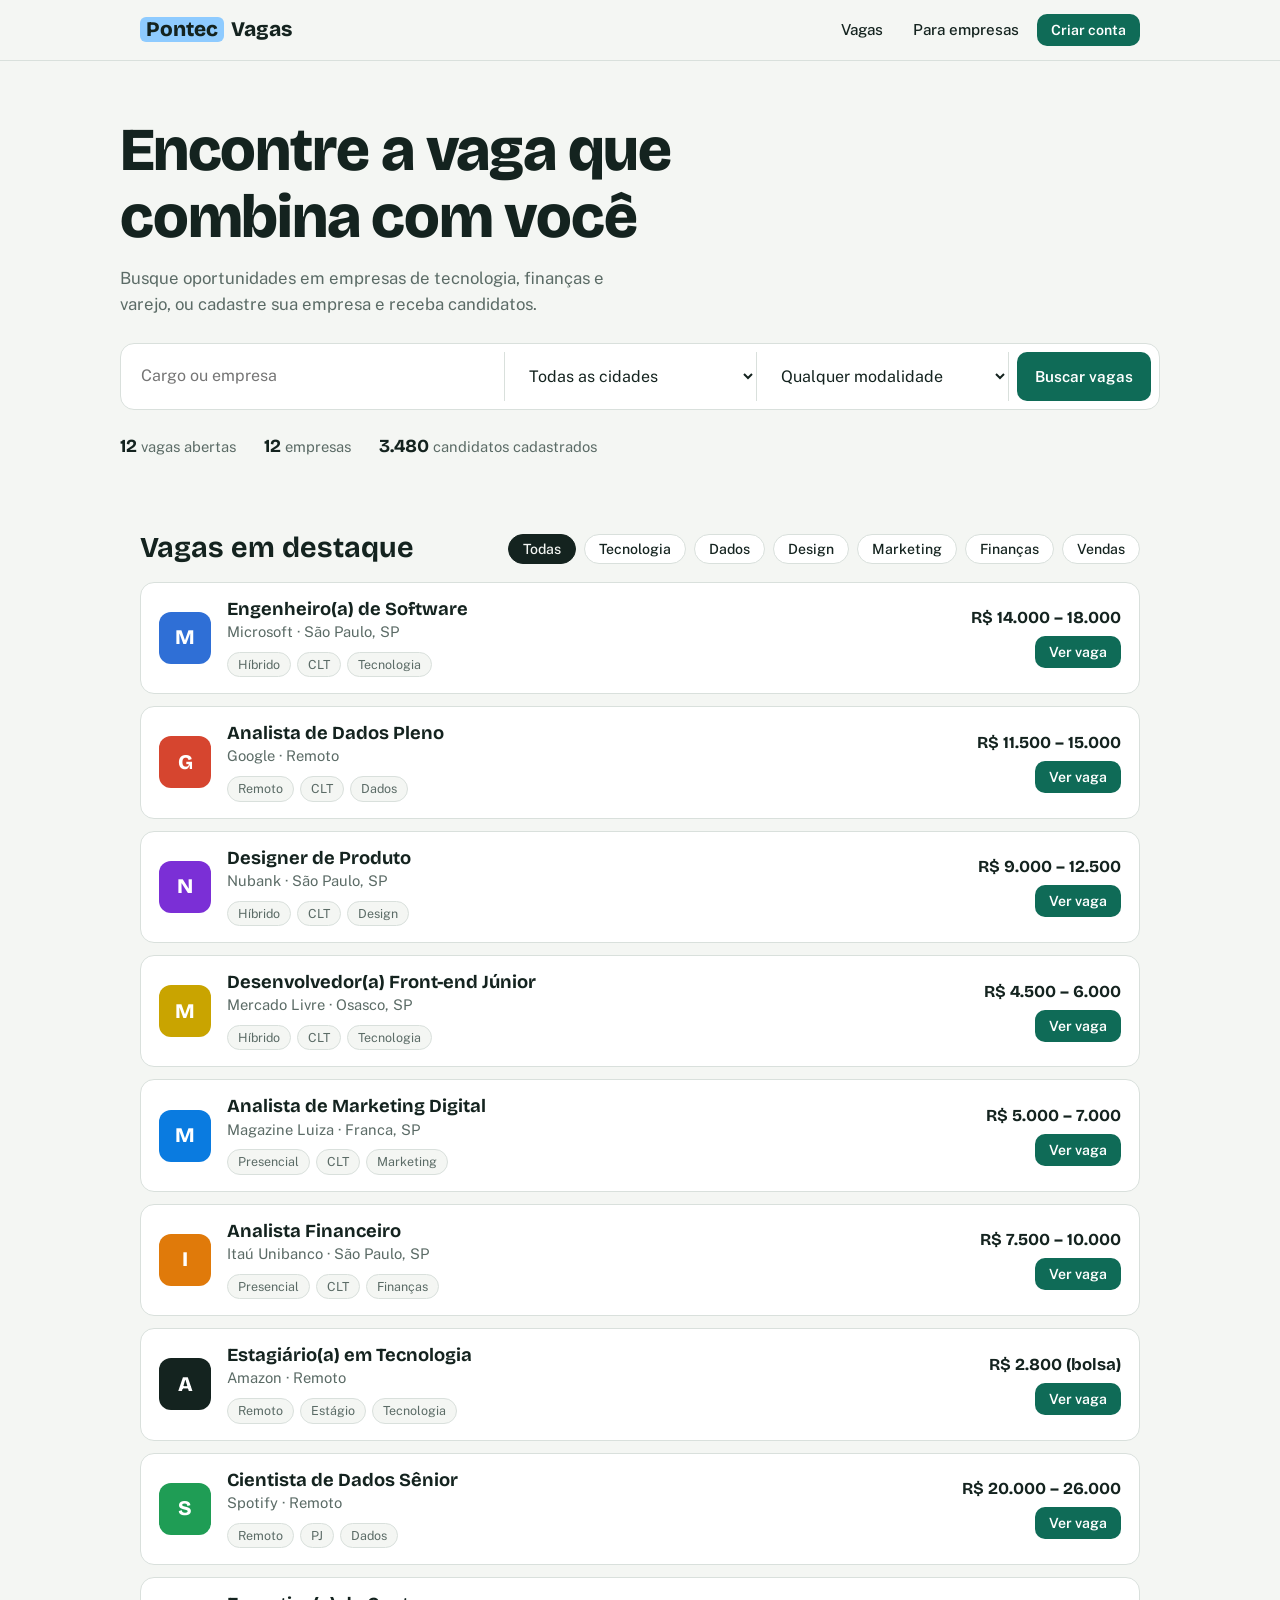
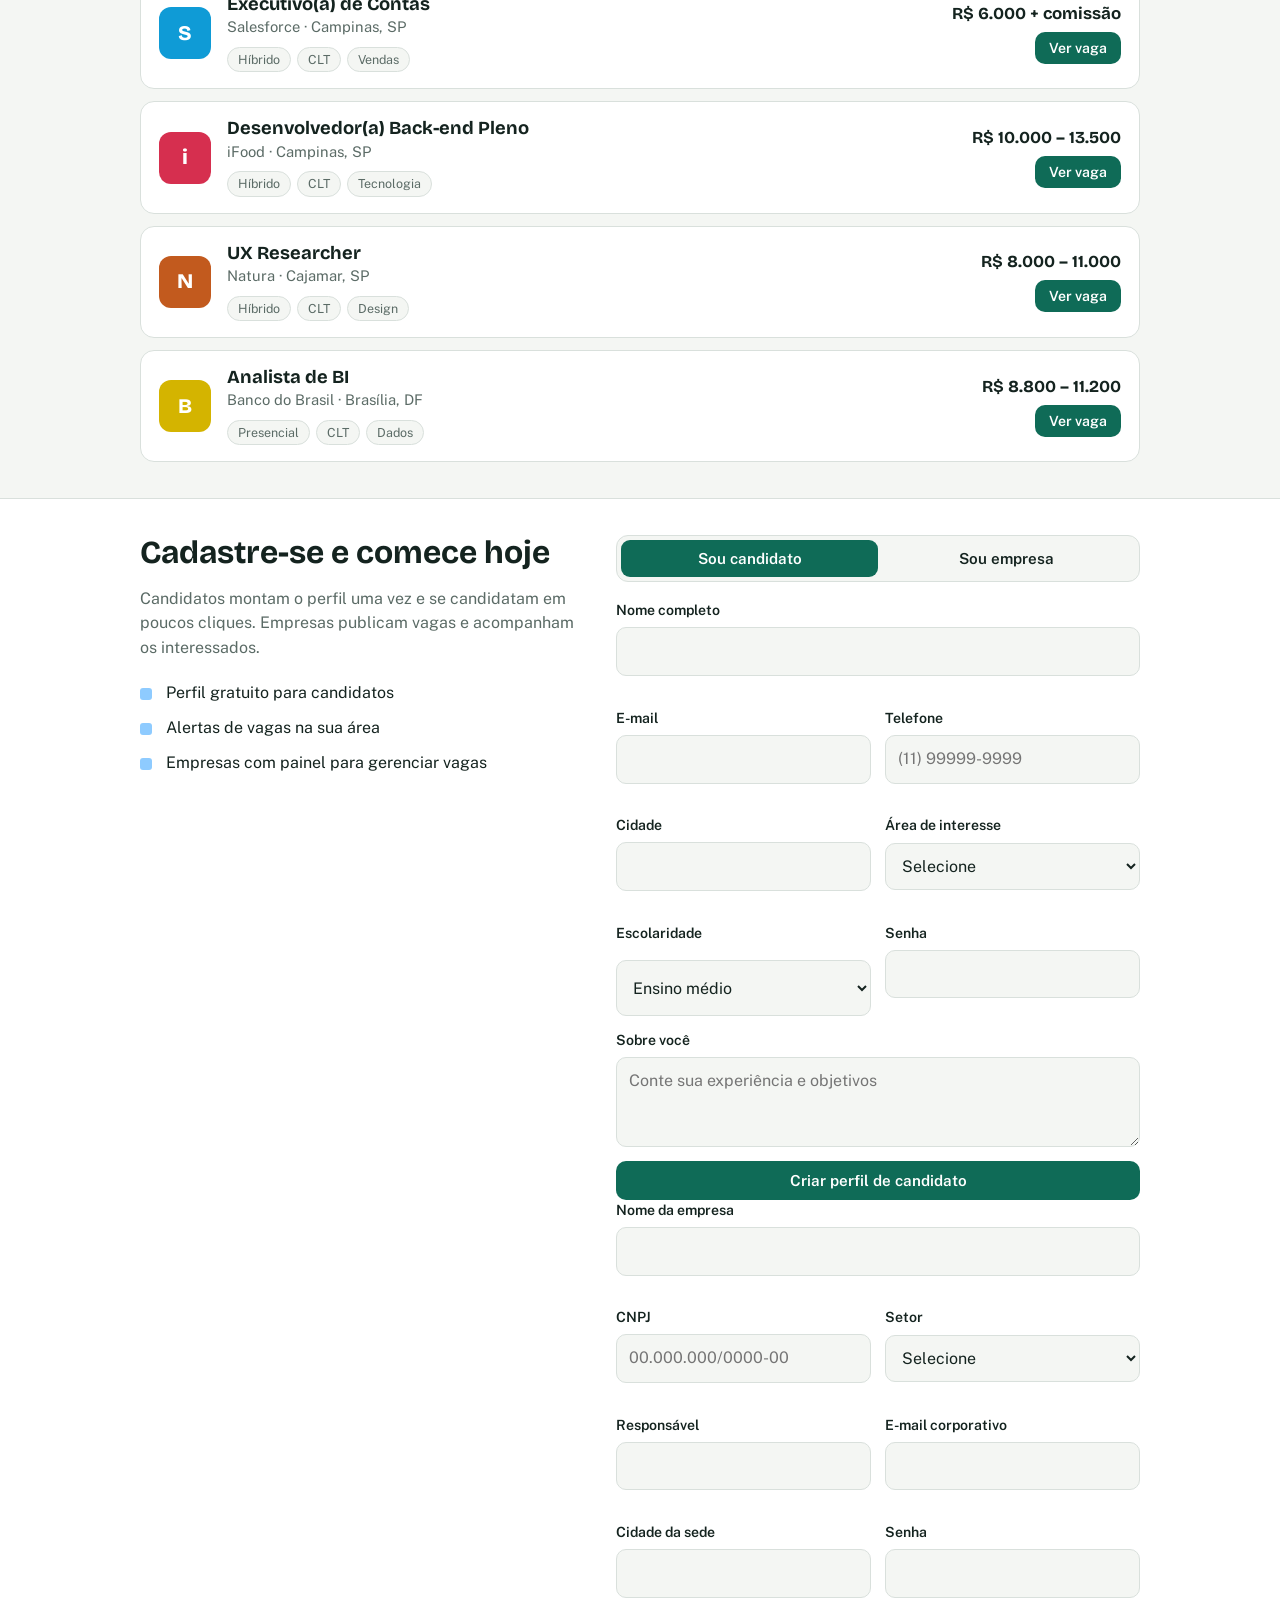
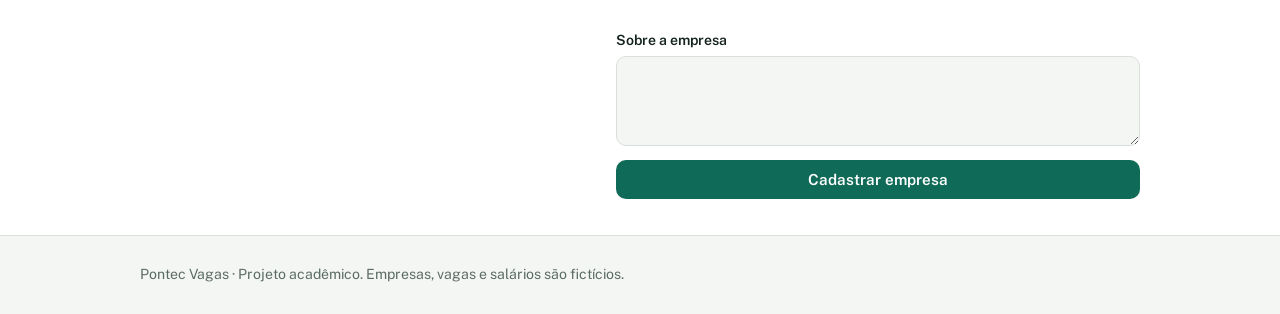
<file: Pontec Vagas – Portal de empregos.html>
<!DOCTYPE html>
<html lang="pt-BR">
<head>
<meta charset="utf-8">
<meta name="viewport" content="width=device-width, initial-scale=1, viewport-fit=cover">
<title>Pontec Vagas – Portal de empregos</title>
<link rel="preconnect" href="https://fonts.googleapis.com">
<link rel="stylesheet" href="https://fonts.googleapis.com/css2?family=Bricolage+Grotesque:wght@500;700;800&family=Public+Sans:wght@400;500;600&display=swap">
<style>
:root{--bg:#f4f6f3;--surface:#fff;--ink:#14231f;--muted:#5b6b66;--line:#d9e0dc;--brand:#0f6b57;--brand-ink:#fff;--hi:#8ecbff;--err:#b3261e;
box-sizing:border-box;padding-top:env(safe-area-inset-top,0px);padding-bottom:env(safe-area-inset-bottom,0px)}
@media (prefers-color-scheme:dark){:root:not([data-theme="light"]){--bg:#0e1714;--surface:#16231f;--ink:#eaf2ee;--muted:#9bb0a8;--line:#2a3b35;--brand:#3fc9a3;--brand-ink:#06201a;--err:#ff8a80}}
:root[data-theme="dark"]{--bg:#0e1714;--surface:#16231f;--ink:#eaf2ee;--muted:#9bb0a8;--line:#2a3b35;--brand:#3fc9a3;--brand-ink:#06201a;--err:#ff8a80}
html{scroll-padding-top:calc(env(safe-area-inset-top,0px) + 70px);scroll-behavior:smooth}
*,*::before,*::after{box-sizing:border-box}
body{margin:0;background:var(--bg);color:var(--ink);font-family:'Public Sans',system-ui,sans-serif;line-height:1.55}
h1,h2,h3{font-family:'Bricolage Grotesque','Public Sans',sans-serif;line-height:1.1;margin:0}
a{color:inherit}
:focus-visible{outline:3px solid var(--brand);outline-offset:2px}
.wrap{max-width:1040px;margin:0 auto;padding:0 20px}
header{position:sticky;top:env(safe-area-inset-top,0px);z-index:10;background:var(--bg);border-bottom:1px solid var(--line)}
header .wrap{display:flex;align-items:center;justify-content:space-between;height:60px;gap:12px}
.logo{font-family:'Bricolage Grotesque',sans-serif;font-weight:800;font-size:1.3rem;text-decoration:none}
.logo span{background:var(--hi);color:#14231f;padding:0 6px;border-radius:6px;margin-right:2px}
nav{display:flex;gap:6px;align-items:center}
nav a{text-decoration:none;padding:8px 12px;border-radius:8px;font-weight:500;font-size:.95rem}
nav a:hover{background:var(--line)}
.btn{display:inline-block;border:0;cursor:pointer;font:600 .95rem 'Public Sans',sans-serif;padding:11px 18px;border-radius:10px;background:var(--brand);color:var(--brand-ink);text-decoration:none}
.btn:hover{filter:brightness(1.1)}
.btn.ghost{background:transparent;color:var(--ink);border:1.5px solid var(--line)}
.btn.sm{padding:8px 14px;font-size:.88rem}
.hero{padding:56px 0 36px}
.hero h1{font-size:clamp(2.1rem,6vw,3.8rem);font-weight:800;max-width:15ch;letter-spacing:-.02em}
.hero p{color:var(--muted);max-width:52ch;margin:14px 0 26px;font-size:1.05rem}
.search{display:grid;grid-template-columns:2fr 1.3fr 1.3fr auto;gap:8px;background:var(--surface);border:1.5px solid var(--line);padding:8px;border-radius:14px}
.search input,.search select{border:0;background:transparent;color:var(--ink);font:inherit;padding:12px;min-width:0;width:100%}
.search>*:not(button){border-right:1px solid var(--line)}
.stats{display:flex;gap:28px;margin-top:22px;color:var(--muted);font-size:.92rem;flex-wrap:wrap}
.stats b{color:var(--ink);font-family:'Bricolage Grotesque',sans-serif;font-size:1.15rem}
section{padding:36px 0}
.sec-head{display:flex;justify-content:space-between;align-items:end;gap:12px;flex-wrap:wrap;margin-bottom:18px}
.sec-head h2{font-size:1.8rem}
.chips{display:flex;gap:8px;flex-wrap:wrap}
.chip{border:1.5px solid var(--line);background:var(--surface);color:var(--ink);padding:6px 14px;border-radius:99px;font:500 .88rem 'Public Sans',sans-serif;cursor:pointer}
.chip[aria-pressed="true"]{background:var(--ink);color:var(--bg);border-color:var(--ink)}
.jobs{display:grid;gap:12px}
.job{display:grid;grid-template-columns:52px 1fr auto;gap:16px;align-items:center;background:var(--surface);border:1px solid var(--line);border-radius:14px;padding:16px 18px}
.logo-co{width:52px;height:52px;border-radius:12px;display:grid;place-items:center;font:800 1.3rem 'Bricolage Grotesque',sans-serif;color:#fff}
.job h3{font-size:1.15rem}
.co{color:var(--muted);font-size:.92rem;margin:2px 0 8px}
.tags{display:flex;gap:6px;flex-wrap:wrap}
.tag{font-size:.78rem;padding:2px 10px;border-radius:99px;background:var(--bg);border:1px solid var(--line);color:var(--muted)}
.side{text-align:right;display:grid;gap:8px;justify-items:end}
.sal{font:700 1.05rem 'Bricolage Grotesque',sans-serif}
.empty{padding:34px;text-align:center;color:var(--muted);border:1.5px dashed var(--line);border-radius:14px}
.reg{background:var(--surface);border-top:1px solid var(--line);border-bottom:1px solid var(--line)}
.reg-grid{display:grid;grid-template-columns:1fr 1.2fr;gap:40px;align-items:start}
.reg h2{font-size:2rem;margin-bottom:12px}
.reg p.lead{color:var(--muted)}
.perks{list-style:none;padding:0;margin:20px 0 0;display:grid;gap:10px}
.perks li{padding-left:26px;position:relative}
.perks li::before{content:"";position:absolute;left:0;top:.45em;width:12px;height:12px;border-radius:3px;background:var(--hi)}
.tabs{display:flex;background:var(--bg);border-radius:12px;padding:4px;margin-bottom:18px;border:1px solid var(--line)}
.tabs button{flex:1;border:0;background:transparent;color:var(--ink);padding:10px;border-radius:9px;font:600 .95rem 'Public Sans',sans-serif;cursor:pointer}
.tabs button[aria-selected="true"]{background:var(--brand);color:var(--brand-ink)}
form{display:grid;grid-template-columns:1fr 1fr;gap:14px}
.f{display:grid;gap:5px}.f.full{grid-column:1/-1}
label{font-size:.88rem;font-weight:600}
form input,form select,form textarea{font:inherit;color:var(--ink);background:var(--bg);border:1.5px solid var(--line);border-radius:10px;padding:11px 12px;width:100%}
form textarea{min-height:90px;resize:vertical}
.err{color:var(--err);font-size:.8rem;min-height:1em}
input.bad,select.bad{border-color:var(--err)}
.ok{display:none;grid-column:1/-1;padding:14px;border-radius:10px;background:var(--hi);color:#14231f;font-weight:600}
footer{padding:28px 0;color:var(--muted);font-size:.88rem}
dialog{border:0;border-radius:16px;padding:26px;max-width:480px;width:calc(100% - 32px);background:var(--surface);color:var(--ink)}
dialog::backdrop{background:rgba(0,0,0,.5)}
dialog h3{font-size:1.4rem;margin-bottom:4px}
dialog p{color:var(--muted)}
.row{display:flex;gap:8px;justify-content:flex-end;margin-top:18px}
@media(max-width:820px){
.search{grid-template-columns:1fr}.search>*:not(button){border-right:0;border-bottom:1px solid var(--line)}
.reg-grid{grid-template-columns:1fr;gap:24px}
.job{grid-template-columns:44px 1fr}.logo-co{width:44px;height:44px}
.side{grid-column:1/-1;text-align:left;justify-items:stretch;grid-template-columns:1fr auto;align-items:center}
form{grid-template-columns:1fr}nav a.hide-sm{display:none}}
@media(prefers-reduced-motion:reduce){html{scroll-behavior:auto}}
</style>
</head>
<body>
<header>
 <div class="wrap">
  <a class="logo" href="#topo"><span>Pontec</span> Vagas</a>
  <nav aria-label="Principal">
   <a class="hide-sm" href="#vagas">Vagas</a>
   <a class="hide-sm" href="#cadastro" data-tab="empresa">Para empresas</a>
   <a class="btn sm" href="#cadastro" data-tab="candidato">Criar conta</a>
  </nav>
 </div>
</header>

<main id="topo">
 <div class="wrap hero">
  <h1>Encontre a vaga que combina com você</h1>
  <p>Busque oportunidades em empresas de tecnologia, finanças e varejo, ou cadastre sua empresa e receba candidatos.</p>
  <div class="search" role="search">
   <input id="q" type="search" placeholder="Cargo ou empresa" aria-label="Cargo ou empresa">
   <select id="cidade" aria-label="Cidade"><option value="">Todas as cidades</option></select>
   <select id="modo" aria-label="Modalidade"><option value="">Qualquer modalidade</option><option>Remoto</option><option>Híbrido</option><option>Presencial</option></select>
   <button class="btn" id="buscar" type="button">Buscar vagas</button>
  </div>
  <div class="stats"><span><b id="nVagas">0</b> vagas abertas</span><span><b>12</b> empresas</span><span><b>3.480</b> candidatos cadastrados</span></div>
 </div>

 <section id="vagas">
  <div class="wrap">
   <div class="sec-head">
    <h2>Vagas em destaque</h2>
    <div class="chips" id="chips" role="group" aria-label="Filtrar por área"></div>
   </div>
   <div class="jobs" id="lista" aria-live="polite"></div>
  </div>
 </section>

 <section class="reg" id="cadastro">
  <div class="wrap reg-grid">
   <div>
    <h2>Cadastre-se e comece hoje</h2>
    <p class="lead">Candidatos montam o perfil uma vez e se candidatam em poucos cliques. Empresas publicam vagas e acompanham os interessados.</p>
    <ul class="perks">
     <li>Perfil gratuito para candidatos</li>
     <li>Alertas de vagas na sua área</li>
     <li>Empresas com painel para gerenciar vagas</li>
    </ul>
   </div>
   <div>
    <div class="tabs" role="tablist">
     <button role="tab" id="t-candidato" aria-selected="true" data-tab="candidato">Sou candidato</button>
     <button role="tab" id="t-empresa" aria-selected="false" data-tab="empresa">Sou empresa</button>
    </div>

    <form id="f-candidato" novalidate>
     <div class="f full"><label for="c-nome">Nome completo</label><input id="c-nome" name="nome" required autocomplete="name"><span class="err"></span></div>
     <div class="f"><label for="c-email">E-mail</label><input id="c-email" name="email" type="email" required autocomplete="email"><span class="err"></span></div>
     <div class="f"><label for="c-tel">Telefone</label><input id="c-tel" name="tel" type="tel" placeholder="(11) 99999-9999" required><span class="err"></span></div>
     <div class="f"><label for="c-cidade">Cidade</label><input id="c-cidade" name="cidade" required><span class="err"></span></div>
     <div class="f"><label for="c-area">Área de interesse</label><select id="c-area" name="area" required><option value="">Selecione</option><option>Tecnologia</option><option>Design</option><option>Dados</option><option>Marketing</option><option>Finanças</option><option>Vendas</option></select><span class="err"></span></div>
     <div class="f"><label for="c-esc">Escolaridade</label><select id="c-esc" name="esc"><option>Ensino médio</option><option>Graduando</option><option>Graduado</option><option>Pós-graduado</option></select></div>
     <div class="f"><label for="c-senha">Senha</label><input id="c-senha" name="senha" type="password" minlength="6" required autocomplete="new-password"><span class="err"></span></div>
     <div class="f full"><label for="c-sobre">Sobre você</label><textarea id="c-sobre" name="sobre" placeholder="Conte sua experiência e objetivos"></textarea></div>
     <div class="f full"><button class="btn" type="submit">Criar perfil de candidato</button></div>
     <div class="ok" role="status"></div>
    </form>

    <form id="f-empresa" novalidate hidden>
     <div class="f full"><label for="e-nome">Nome da empresa</label><input id="e-nome" name="nome" required><span class="err"></span></div>
     <div class="f"><label for="e-cnpj">CNPJ</label><input id="e-cnpj" name="cnpj" placeholder="00.000.000/0000-00" required><span class="err"></span></div>
     <div class="f"><label for="e-setor">Setor</label><select id="e-setor" name="setor" required><option value="">Selecione</option><option>Tecnologia</option><option>Finanças</option><option>Varejo</option><option>Saúde</option><option>Educação</option></select><span class="err"></span></div>
     <div class="f"><label for="e-resp">Responsável</label><input id="e-resp" name="resp" required><span class="err"></span></div>
     <div class="f"><label for="e-email">E-mail corporativo</label><input id="e-email" name="email" type="email" required><span class="err"></span></div>
     <div class="f"><label for="e-cidade">Cidade da sede</label><input id="e-cidade" name="cidade" required><span class="err"></span></div>
     <div class="f"><label for="e-senha">Senha</label><input id="e-senha" name="senha" type="password" minlength="6" required autocomplete="new-password"><span class="err"></span></div>
     <div class="f full"><label for="e-desc">Sobre a empresa</label><textarea id="e-desc" name="desc"></textarea></div>
     <div class="f full"><button class="btn" type="submit">Cadastrar empresa</button></div>
     <div class="ok" role="status"></div>
    </form>
   </div>
  </div>
 </section>
</main>

<footer><div class="wrap">Pontec Vagas · Projeto acadêmico. Empresas, vagas e salários são fictícios.</div></footer>

<dialog id="dlg">
 <h3 id="d-t"></h3><p id="d-c"></p>
 <p id="d-d"></p>
 <div class="row"><button class="btn ghost" id="d-x" type="button">Fechar</button><button class="btn" id="d-ok" type="button">Candidatar-se</button></div>
</dialog>

<script>
var JOBS=[
{t:"Engenheiro(a) de Software",c:"Microsoft",cor:"#2f6fd6",a:"Tecnologia",l:"São Paulo, SP",m:"Híbrido",tipo:"CLT",s:"R$ 14.000 – 18.000",d:"Desenvolver serviços em nuvem e participar de revisões de código com times globais."},
{t:"Analista de Dados Pleno",c:"Google",cor:"#d6452f",a:"Dados",l:"Remoto",m:"Remoto",tipo:"CLT",s:"R$ 11.500 – 15.000",d:"Criar dashboards e modelos para apoiar decisões de produto."},
{t:"Designer de Produto",c:"Nubank",cor:"#7b2fd6",a:"Design",l:"São Paulo, SP",m:"Híbrido",tipo:"CLT",s:"R$ 9.000 – 12.500",d:"Desenhar fluxos do app, conduzir testes de usabilidade e manter o design system."},
{t:"Desenvolvedor(a) Front-end Júnior",c:"Mercado Livre",cor:"#c9a400",a:"Tecnologia",l:"Osasco, SP",m:"Híbrido",tipo:"CLT",s:"R$ 4.500 – 6.000",d:"Construir telas responsivas em React com foco em acessibilidade."},
{t:"Analista de Marketing Digital",c:"Magazine Luiza",cor:"#0a7be0",a:"Marketing",l:"Franca, SP",m:"Presencial",tipo:"CLT",s:"R$ 5.000 – 7.000",d:"Planejar campanhas pagas, e-mail marketing e relatórios de desempenho."},
{t:"Analista Financeiro",c:"Itaú Unibanco",cor:"#e07a0a",a:"Finanças",l:"São Paulo, SP",m:"Presencial",tipo:"CLT",s:"R$ 7.500 – 10.000",d:"Acompanhar orçamento, projeções e indicadores de áreas de negócio."},
{t:"Estagiário(a) em Tecnologia",c:"Amazon",cor:"#14231f",a:"Tecnologia",l:"Remoto",m:"Remoto",tipo:"Estágio",s:"R$ 2.800 (bolsa)",d:"Apoiar o time de engenharia em tarefas de testes e automação."},
{t:"Cientista de Dados Sênior",c:"Spotify",cor:"#1f9d55",a:"Dados",l:"Remoto",m:"Remoto",tipo:"PJ",s:"R$ 20.000 – 26.000",d:"Modelos de recomendação e experimentos A/B em larga escala."},
{t:"Executivo(a) de Contas",c:"Salesforce",cor:"#0f9bd6",a:"Vendas",l:"Campinas, SP",m:"Híbrido",tipo:"CLT",s:"R$ 6.000 + comissão",d:"Prospectar clientes corporativos e conduzir negociações."},
{t:"Desenvolvedor(a) Back-end Pleno",c:"iFood",cor:"#d62f4f",a:"Tecnologia",l:"Campinas, SP",m:"Híbrido",tipo:"CLT",s:"R$ 10.000 – 13.500",d:"Criar APIs em Java/Kotlin para entregas e pagamentos."},
{t:"UX Researcher",c:"Natura",cor:"#c25a1e",a:"Design",l:"Cajamar, SP",m:"Híbrido",tipo:"CLT",s:"R$ 8.000 – 11.000",d:"Planejar pesquisas com clientes e transformar achados em melhorias."},
{t:"Analista de BI",c:"Banco do Brasil",cor:"#d4b400",a:"Dados",l:"Brasília, DF",m:"Presencial",tipo:"CLT",s:"R$ 8.800 – 11.200",d:"Modelar dados e construir painéis para a diretoria."}
];
var area="",lista=document.getElementById("lista"),$=function(i){return document.getElementById(i)};
var cidades=[];JOBS.forEach(function(j){if(j.m!=="Remoto"&&cidades.indexOf(j.l)<0)cidades.push(j.l)});
cidades.sort().forEach(function(c){var o=document.createElement("option");o.textContent=c;$("cidade").appendChild(o)});
var areas=["Todas"].concat(JOBS.map(function(j){return j.a}).filter(function(v,i,a){return a.indexOf(v)===i}));
areas.forEach(function(a,i){var b=document.createElement("button");b.className="chip";b.type="button";b.textContent=a;b.setAttribute("aria-pressed",i===0);
 b.onclick=function(){area=i?a:"";[].forEach.call($("chips").children,function(x){x.setAttribute("aria-pressed",x===b)});render()};$("chips").appendChild(b)});
function render(){
 var q=$("q").value.toLowerCase().trim(),ci=$("cidade").value,mo=$("modo").value;
 var r=JOBS.map(function(j,i){j.i=i;return j}).filter(function(j){
  return (!q||(j.t+" "+j.c).toLowerCase().indexOf(q)>-1)&&(!ci||j.l===ci)&&(!mo||j.m===mo)&&(!area||j.a===area)});
 $("nVagas").textContent=JOBS.length;
 if(!r.length){lista.innerHTML='<div class="empty">Nenhuma vaga encontrada. Tente outro cargo, cidade ou modalidade.</div>';return}
 lista.innerHTML=r.map(function(j){return '<article class="job"><div class="logo-co" style="background:'+j.cor+'" aria-hidden="true">'+j.c[0]+'</div><div><h3>'+j.t+'</h3><div class="co">'+j.c+' · '+j.l+'</div><div class="tags"><span class="tag">'+j.m+'</span><span class="tag">'+j.tipo+'</span><span class="tag">'+j.a+'</span></div></div><div class="side"><span class="sal">'+j.s+'</span><button class="btn sm" data-i="'+j.i+'" type="button">Ver vaga</button></div></article>'}).join("");
}
$("buscar").onclick=render;$("q").onkeydown=function(e){if(e.key==="Enter")render()};
$("cidade").onchange=$("modo").onchange=render;
lista.onclick=function(e){var b=e.target.closest("button[data-i]");if(!b)return;var j=JOBS[b.dataset.i];
 $("d-t").textContent=j.t;$("d-c").textContent=j.c+" · "+j.l+" · "+j.m;$("d-d").textContent=j.d+" Salário: "+j.s+".";
 $("d-ok").textContent="Candidatar-se";$("d-ok").disabled=false;$("dlg").showModal()};
$("d-x").onclick=function(){$("dlg").close()};
$("d-ok").onclick=function(){this.textContent="Candidatura enviada!";this.disabled=true};
function tab(n){["candidato","empresa"].forEach(function(k){var on=k===n;$("f-"+k).hidden=!on;$("t-"+k).setAttribute("aria-selected",on)})}
document.querySelectorAll("[data-tab]").forEach(function(el){el.addEventListener("click",function(){tab(el.dataset.tab)})});
function save(k,o){try{var a=JSON.parse(localStorage.getItem(k)||"[]");a.push(o);localStorage.setItem(k,JSON.stringify(a))}catch(e){}}
["candidato","empresa"].forEach(function(k){
 var f=$("f-"+k);
 f.addEventListener("submit",function(e){
  e.preventDefault();var valid=true;
  f.querySelectorAll("input,select").forEach(function(el){
   var m="",er=el.parentNode.querySelector(".err");
   if(el.required&&!el.value.trim())m="Preencha este campo.";
   else if(el.type==="email"&&!/^\S+@\S+\.\S+$/.test(el.value))m="Informe um e-mail válido.";
   else if(el.type==="password"&&el.value.length<6)m="Use ao menos 6 caracteres.";
   else if(el.name==="cnpj"&&el.value.replace(/\D/g,"").length!==14)m="O CNPJ deve ter 14 números.";
   else if(el.name==="tel"&&el.value.replace(/\D/g,"").length<10)m="Informe DDD e número.";
   if(er){er.textContent=m;el.classList.toggle("bad",!!m)}
   if(m)valid=false});
  if(!valid){var b=f.querySelector(".bad");if(b)b.focus();return}
  var d={};new FormData(f).forEach(function(v,n){if(n!=="senha")d[n]=v});save(k,d);
  var ok=f.querySelector(".ok");ok.style.display="block";
  ok.textContent=k==="candidato"?"Perfil criado! Bem-vindo(a), "+d.nome.split(" ")[0]+".":"Empresa "+d.nome+" cadastrada com sucesso!";
  f.reset();
 });
});
render();
</script>
</body>
</html>
</file>
